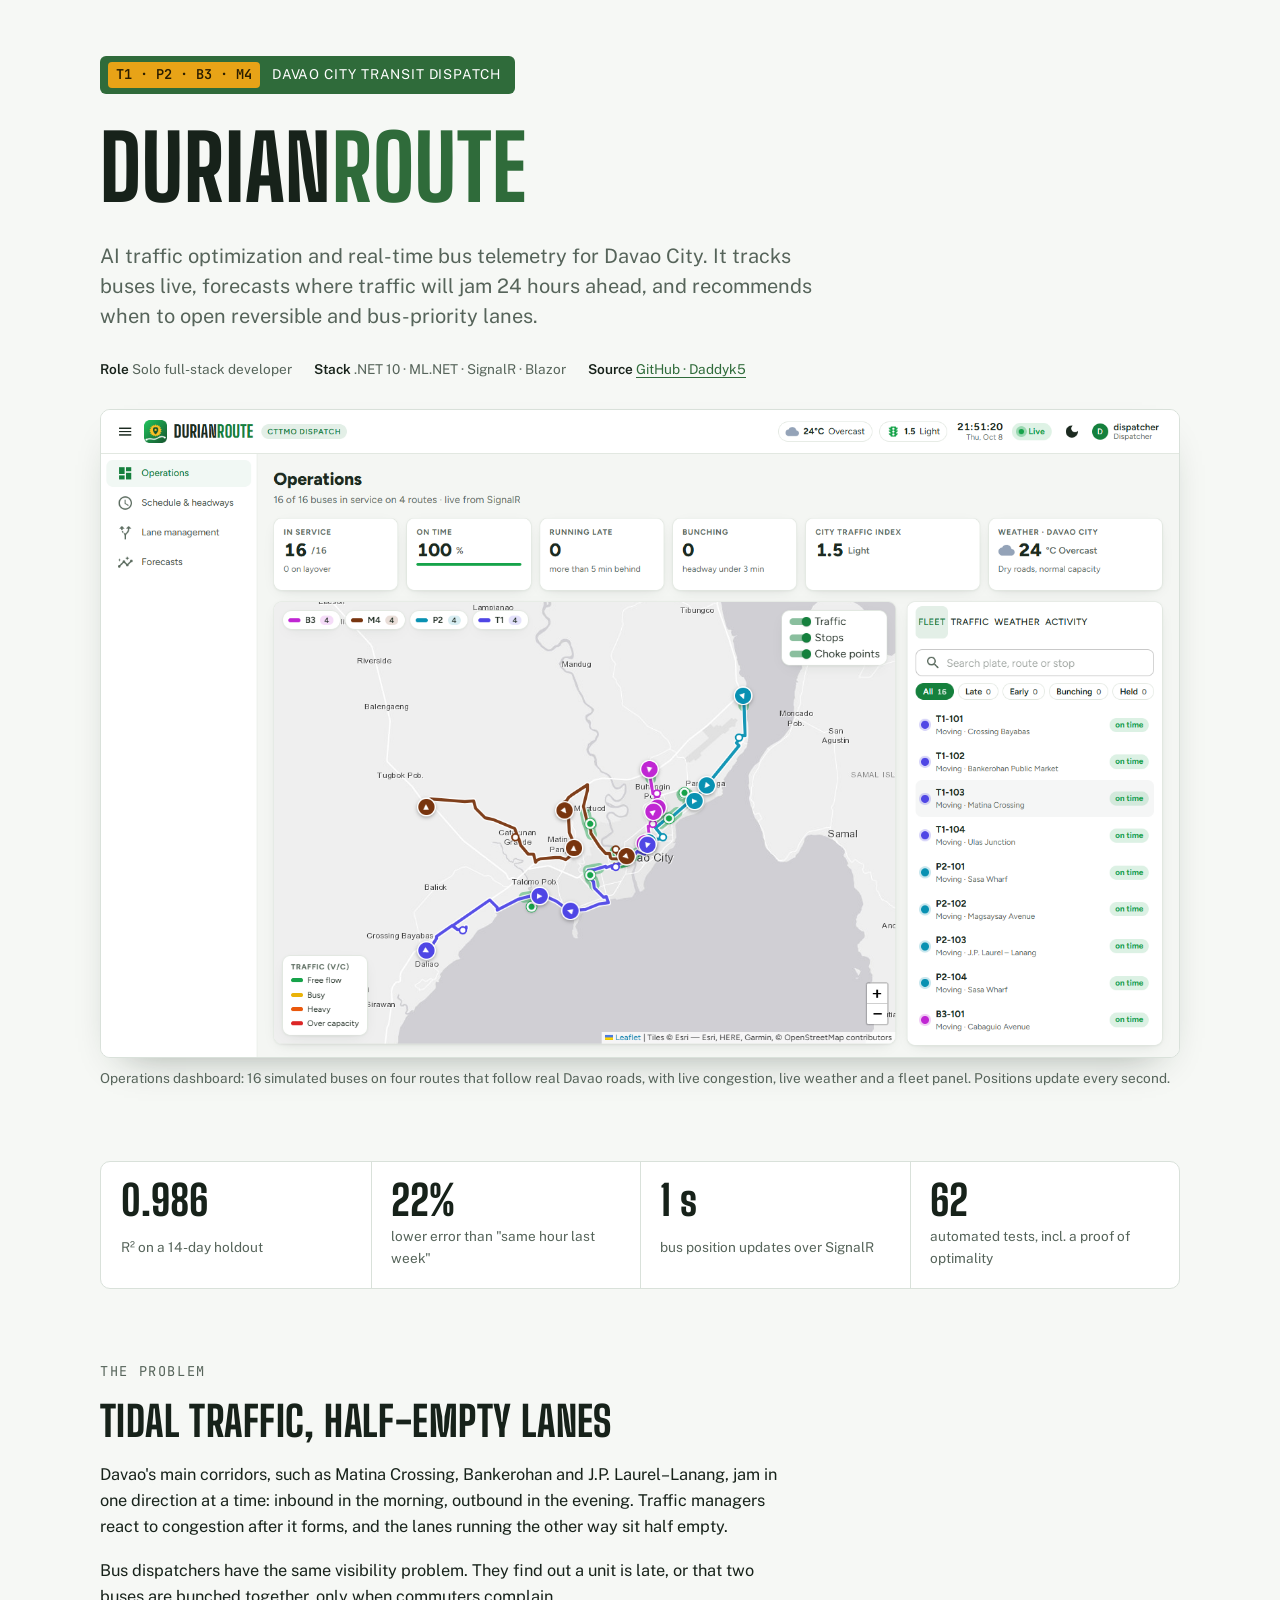
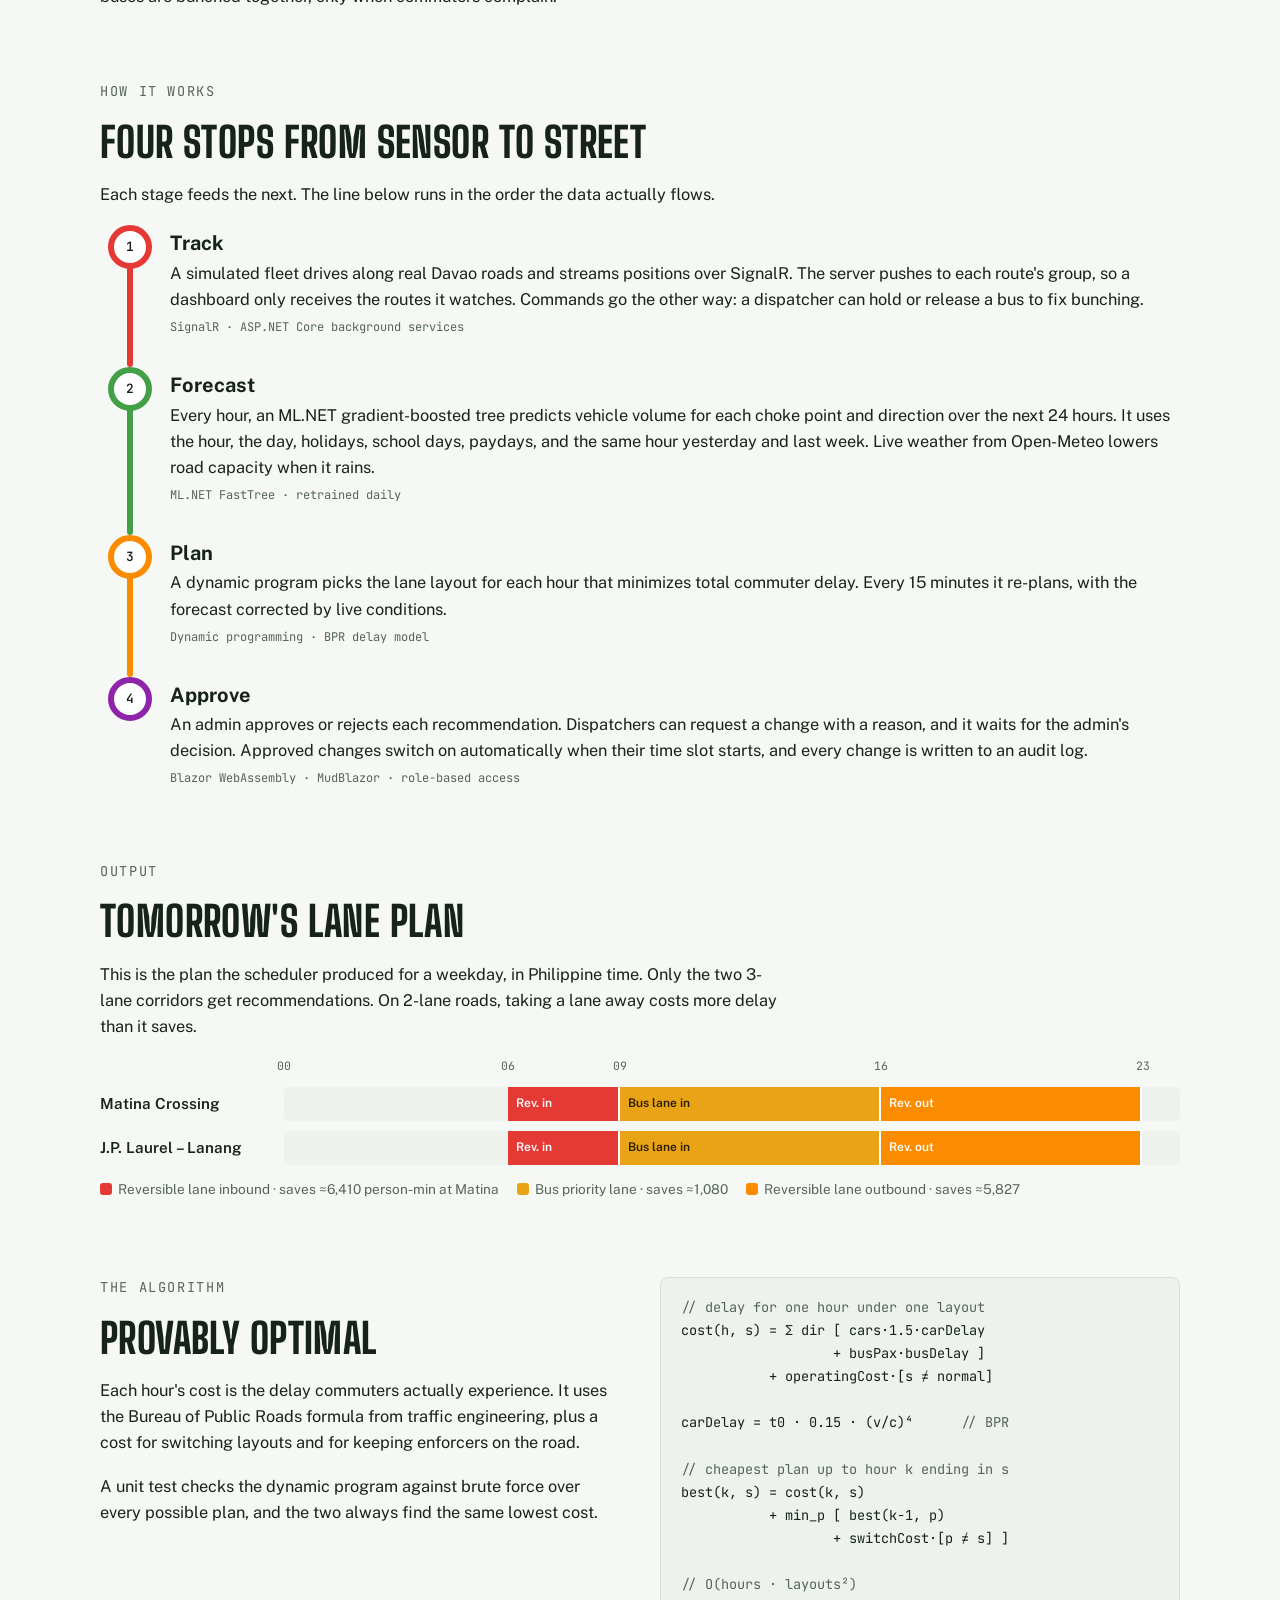
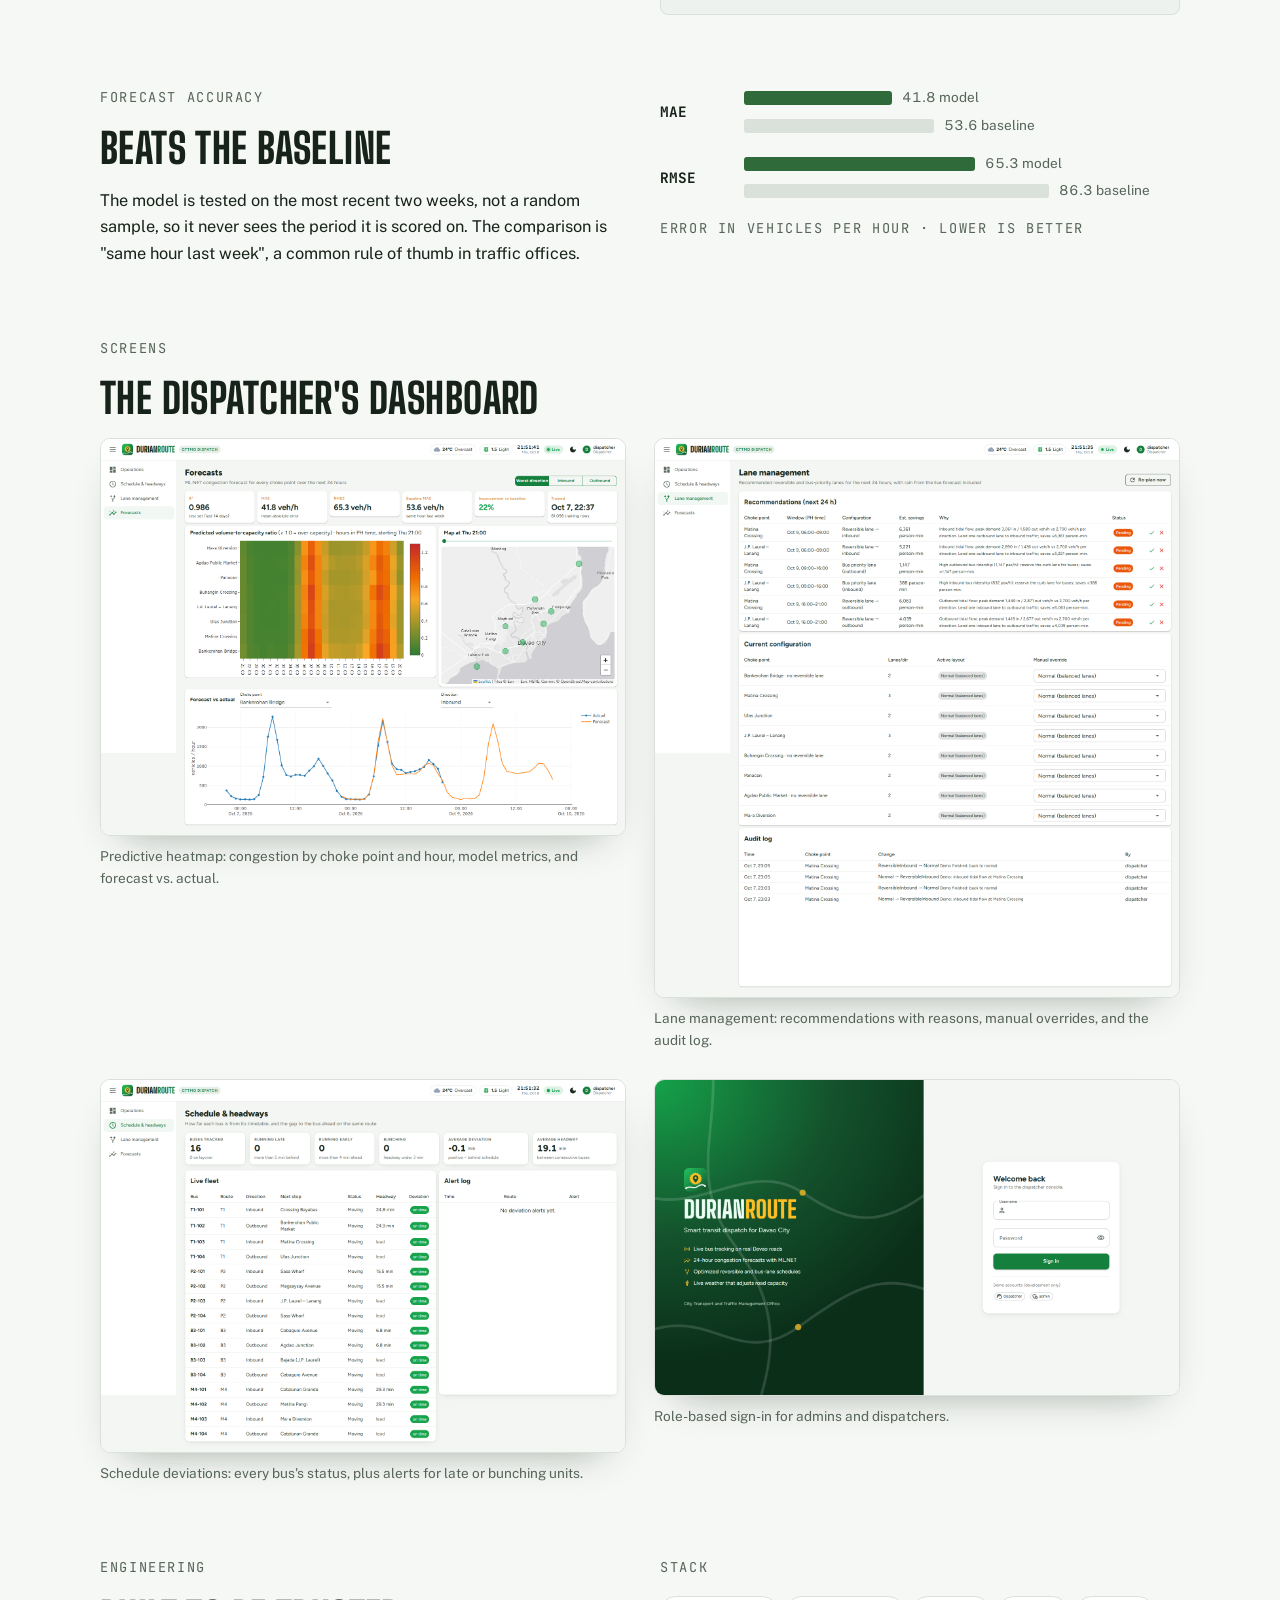
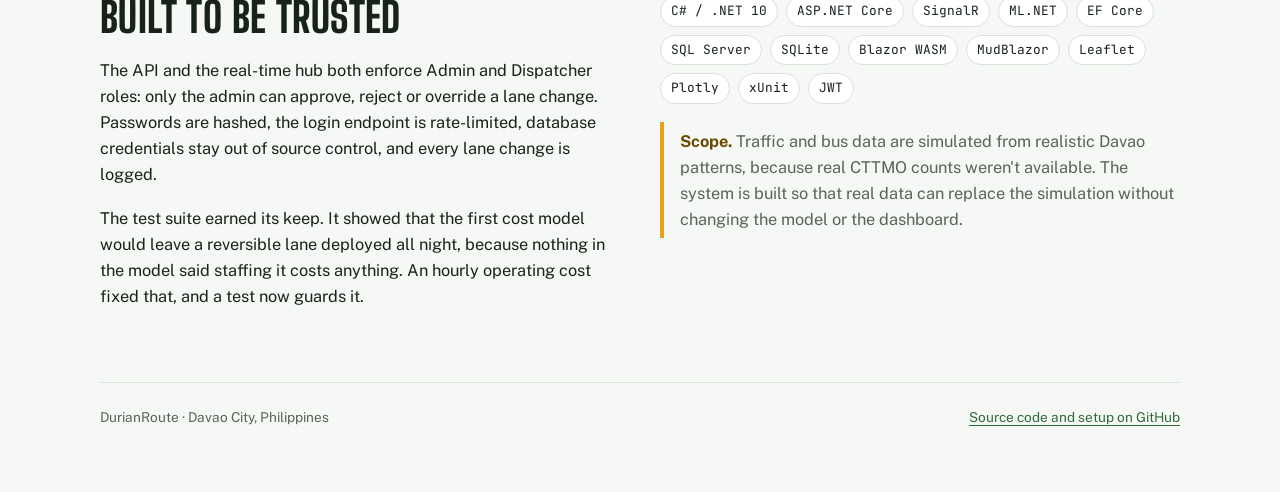
<file: docs/index.html>
<!doctype html>
<html lang="en">
<head>
<meta charset="utf-8">
<meta name="viewport" content="width=device-width, initial-scale=1, viewport-fit=cover">
<style>body{margin:0}img{max-width:100%}[hidden]{display:none!important}</style>
<title>DurianRoute Case Study</title>
<meta name="description" content="AI traffic optimization and real-time bus telemetry for Davao City.">
<link rel="preconnect" href="https://fonts.googleapis.com">
<link rel="preconnect" href="https://fonts.gstatic.com" crossorigin>
<link rel="stylesheet" href="https://fonts.googleapis.com/css2?family=Big+Shoulders+Display:wght@600;800&family=Public+Sans:ital,wght@0,400;0,600;0,700;1,400&family=JetBrains+Mono:wght@400;600&display=swap">
<style>
/* Layout: transit-signage case study. A single reading column with wide figures; route colors mark the real pipeline sequence. */
:root {
  --bg: #f6f8f5;
  --surface: #ffffff;
  --ink: #17221a;
  --muted: #56645a;
  --line: #d9e1da;
  --durian: #2f6b3a;          /* brand green, from the dashboard app bar */
  --mango: #e8a317;           /* accent: jeepney yellow */
  --mango-ink: #6b4a00;
  --r-t1: #e53935; --r-p2: #43a047; --r-b3: #fb8c00; --r-m4: #8e24aa;
  --good: #2e7d32; --warn: #ef6c00; --bad: #c62828;
  --code-bg: #eef2ee;
  --font-display: "Big Shoulders Display", "Arial Narrow", "Roboto Condensed", sans-serif;
  --font-body: "Public Sans", "Segoe UI", system-ui, sans-serif;
  --font-mono: "JetBrains Mono", ui-monospace, "Cascadia Mono", Consolas, monospace;
  --step--1: 0.85rem; --step-0: 1.02rem; --step-1: 1.25rem; --step-2: 1.7rem; --step-3: 2.6rem; --step-4: clamp(3rem, 9vw, 5.6rem);
}
@media (prefers-color-scheme: dark) {
  :root:not([data-theme="light"]) {
    --bg: #101612; --surface: #172019; --ink: #e6ede7; --muted: #9fb0a3; --line: #2b372e;
    --durian: #7cc488; --mango: #f2b938; --mango-ink: #f6d27f; --code-bg: #1d2820;
    --good: #66bb6a; --warn: #ffa040; --bad: #ef5350;
    color-scheme: dark;
  }
}
:root[data-theme="dark"] {
  --bg: #101612; --surface: #172019; --ink: #e6ede7; --muted: #9fb0a3; --line: #2b372e;
  --durian: #7cc488; --mango: #f2b938; --mango-ink: #f6d27f; --code-bg: #1d2820;
  --good: #66bb6a; --warn: #ffa040; --bad: #ef5350;
  color-scheme: dark;
}

* { box-sizing: border-box; }
body {
  background: var(--bg); color: var(--ink);
  font-family: var(--font-body); font-size: var(--step-0); line-height: 1.6;
  padding-inline: 20px; padding-block: 0 64px;
}
.wrap { max-width: 1080px; margin-inline: auto; display: grid; gap: 72px; }
.col { max-width: 68ch; }
h1, h2, h3 { font-family: var(--font-display); text-wrap: balance; line-height: 1.02; margin: 0; letter-spacing: 0.01em; }
h2 { font-size: var(--step-3); font-weight: 800; text-transform: uppercase; }
h3 { font-size: var(--step-1); font-family: var(--font-body); font-weight: 700; letter-spacing: 0; }
p { margin: 0; }
.stack { display: grid; gap: 18px; }
.eyebrow { font-family: var(--font-mono); font-size: var(--step--1); letter-spacing: 0.12em; text-transform: uppercase; color: var(--muted); }
a { color: var(--durian); text-underline-offset: 3px; }
a:focus-visible, button:focus-visible { outline: 3px solid var(--mango); outline-offset: 3px; border-radius: 4px; }
.num { font-variant-numeric: tabular-nums; }

/* Hero */
.hero { padding-top: 56px; display: grid; gap: 28px; }
.signboard { display: inline-flex; align-items: center; gap: 12px; background: var(--durian); color: #fff; padding: 6px 14px 6px 8px; border-radius: 6px; width: fit-content; }
.signboard .route { font-family: var(--font-mono); font-weight: 600; font-size: var(--step--1); background: var(--mango); color: #2a1d00; padding: 2px 8px; border-radius: 4px; }
.signboard span:last-child { font-size: var(--step--1); letter-spacing: 0.06em; text-transform: uppercase; }
.hero h1 { font-size: var(--step-4); font-weight: 800; text-transform: uppercase; }
.hero h1 em { font-style: normal; color: var(--durian); }
.lede { font-size: var(--step-1); color: var(--muted); max-width: 60ch; line-height: 1.5; }
.meta { display: flex; flex-wrap: wrap; gap: 8px 22px; font-size: var(--step--1); color: var(--muted); }
.meta b { color: var(--ink); font-weight: 600; }

.figure { display: grid; gap: 10px; margin: 0; }
.shot { border: 1px solid var(--line); border-radius: 10px; overflow: hidden; background: var(--surface); box-shadow: 0 18px 40px -24px rgba(20, 40, 25, 0.45); }
.shot img { display: block; width: 100%; height: auto; }
figcaption { font-size: var(--step--1); color: var(--muted); }

/* Stats: departure-board style */
.board { display: grid; grid-template-columns: repeat(auto-fit, minmax(190px, 1fr)); border: 1px solid var(--line); border-radius: 10px; overflow: hidden; background: var(--surface); }
.board div { padding: 18px 20px; display: grid; gap: 4px; border-right: 1px solid var(--line); border-bottom: 1px solid var(--line); margin: 0 -1px -1px 0; }
.board strong { font-family: var(--font-display); font-size: var(--step-3); font-weight: 800; line-height: 1; font-variant-numeric: tabular-nums; }
.board span { font-size: var(--step--1); color: var(--muted); }

/* Pipeline drawn as a route line */
.line-map { position: relative; display: grid; gap: 0; padding-left: 8px; }
.stop { position: relative; display: grid; grid-template-columns: 44px minmax(0, 1fr); gap: 18px; padding-bottom: 30px; }
.stop:last-child { padding-bottom: 0; }
.stop::before { content: ""; position: absolute; left: 19px; top: 30px; bottom: 0; width: 6px; background: var(--seg); border-radius: 3px; }
.stop:last-child::before { display: none; }
.dot { width: 44px; height: 44px; border-radius: 50%; border: 6px solid var(--seg); background: var(--surface); display: grid; place-items: center; font-family: var(--font-mono); font-weight: 600; font-size: 0.8rem; position: relative; z-index: 1; }
.stop .body { display: grid; gap: 6px; padding-top: 8px; min-width: 0; }
.stop .tag { font-family: var(--font-mono); font-size: 0.75rem; color: var(--muted); }

/* Lane plan timeline */
.plan { display: grid; gap: 14px; overflow-x: auto; padding-bottom: 4px; }
.plan-grid { min-width: 640px; display: grid; grid-template-columns: 170px minmax(0, 1fr); gap: 10px 14px; align-items: center; }
.plan-label { font-weight: 600; font-size: 0.95rem; }
.bar { position: relative; height: 34px; border-radius: 6px; background: var(--code-bg); overflow: hidden; }
.seg { position: absolute; top: 0; bottom: 0; display: flex; align-items: center; padding-inline: 8px; font-size: 0.75rem; font-weight: 600; color: #fff; white-space: nowrap; overflow: hidden; text-overflow: ellipsis; border-right: 2px solid var(--surface); }
.seg.in { background: var(--r-t1); }
.seg.bus { background: var(--mango); color: #2a1d00; }
.seg.out { background: var(--r-b3); }
.ticks { position: relative; height: 20px; font-family: var(--font-mono); font-size: 0.72rem; color: var(--muted); }
.ticks span { position: absolute; transform: translateX(-50%); }
.legend { display: flex; flex-wrap: wrap; gap: 8px 18px; font-size: var(--step--1); color: var(--muted); }
.legend i { display: inline-block; width: 12px; height: 12px; border-radius: 3px; vertical-align: -1px; margin-right: 6px; }

/* Metrics comparison */
.compare { display: grid; gap: 16px; }
.metric { display: grid; grid-template-columns: 70px minmax(0, 1fr); gap: 6px 14px; align-items: center; }
.metric > b { font-family: var(--font-mono); font-size: 0.9rem; grid-row: span 2; }
.track { display: flex; align-items: center; gap: 10px; font-size: var(--step--1); color: var(--muted); }
.fill { height: 14px; border-radius: 3px; flex: none; }
.fill.model { background: var(--durian); }
.fill.base { background: var(--line); }
.track span { font-variant-numeric: tabular-nums; white-space: nowrap; }

pre { margin: 0; background: var(--code-bg); border: 1px solid var(--line); border-radius: 8px; padding: 18px 20px; overflow-x: auto; font-family: var(--font-mono); font-size: 0.85rem; line-height: 1.7; color: var(--ink); }
pre .c { color: var(--muted); }

.two { display: grid; grid-template-columns: repeat(auto-fit, minmax(300px, 1fr)); gap: 40px; align-items: start; }
.gallery { display: grid; grid-template-columns: repeat(2, minmax(0, 1fr)); gap: 28px; align-items: start; }
@media (max-width: 760px) { .gallery { grid-template-columns: 1fr; } }

.chips { display: flex; flex-wrap: wrap; gap: 8px; }
.chips span { font-family: var(--font-mono); font-size: 0.8rem; border: 1px solid var(--line); background: var(--surface); padding: 4px 10px; border-radius: 999px; }

.note { border-left: 4px solid var(--mango); padding: 6px 0 6px 16px; color: var(--muted); }
.note b { color: var(--mango-ink); }

footer { border-top: 1px solid var(--line); padding-top: 24px; display: flex; flex-wrap: wrap; gap: 12px 28px; justify-content: space-between; font-size: var(--step--1); color: var(--muted); }

@media (max-width: 560px) {
  .wrap { gap: 56px; }
  .stop { grid-template-columns: 36px minmax(0, 1fr); gap: 12px; }
  .dot { width: 36px; height: 36px; border-width: 5px; font-size: 0.7rem; }
  .stop::before { left: 15px; }
  .metric { grid-template-columns: 1fr; }
  .metric > b { grid-row: auto; }
}
@media (prefers-reduced-motion: no-preference) {
  .seg { animation: grow 700ms ease-out both; transform-origin: left; }
  @keyframes grow { from { transform: scaleX(0.4); opacity: 0.6; } to { transform: none; opacity: 1; } }
}
</style>
</head>
<body>
<div class="wrap">

  <header class="hero">
    <div class="signboard"><span class="route">T1 · P2 · B3 · M4</span><span>Davao City transit dispatch</span></div>
    <h1>Durian<em>Route</em></h1>
    <p class="lede">AI traffic optimization and real-time bus telemetry for Davao City. It tracks buses live, forecasts where traffic will jam 24 hours ahead, and recommends when to open reversible and bus-priority lanes.</p>
    <div class="meta">
      <span><b>Role</b> Solo full-stack developer</span>
      <span><b>Stack</b> .NET 10 · ML.NET · SignalR · Blazor</span>
      <span><b>Source</b> <a href="https://github.com/Daddyk5/DurianRoute">GitHub · Daddyk5</a></span>
    </div>
    <figure class="figure">
      <div class="shot"><img src="screenshots/02-live-map.png" alt="DurianRoute operations dashboard: summary tiles, a map of Davao City with four colored bus routes on real roads and choke point markers, and a fleet list" width="1600" height="960"></div>
      <figcaption>Operations dashboard: 16 simulated buses on four routes that follow real Davao roads, with live congestion, live weather and a fleet panel. Positions update every second.</figcaption>
    </figure>
  </header>

  <section class="board" aria-label="Key results">
    <div><strong class="num">0.986</strong><span>R² on a 14-day holdout</span></div>
    <div><strong class="num">22%</strong><span>lower error than "same hour last week"</span></div>
    <div><strong class="num">1 s</strong><span>bus position updates over SignalR</span></div>
    <div><strong class="num">62</strong><span>automated tests, incl. a proof of optimality</span></div>
  </section>

  <section class="stack col">
    <p class="eyebrow">The problem</p>
    <h2>Tidal traffic, half-empty lanes</h2>
    <p>Davao's main corridors, such as Matina Crossing, Bankerohan and J.P. Laurel–Lanang, jam in one direction at a time: inbound in the morning, outbound in the evening. Traffic managers react to congestion after it forms, and the lanes running the other way sit half empty.</p>
    <p>Bus dispatchers have the same visibility problem. They find out a unit is late, or that two buses are bunched together, only when commuters complain.</p>
  </section>

  <section class="stack">
    <div class="stack col">
      <p class="eyebrow">How it works</p>
      <h2>Four stops from sensor to street</h2>
      <p>Each stage feeds the next. The line below runs in the order the data actually flows.</p>
    </div>
    <div class="line-map">
      <div class="stop" style="--seg: var(--r-t1)">
        <div class="dot">1</div>
        <div class="body">
          <h3>Track</h3>
          <p>A simulated fleet drives along real Davao roads and streams positions over SignalR. The server pushes to each route's group, so a dashboard only receives the routes it watches. Commands go the other way: a dispatcher can hold or release a bus to fix bunching.</p>
          <span class="tag">SignalR · ASP.NET Core background services</span>
        </div>
      </div>
      <div class="stop" style="--seg: var(--r-p2)">
        <div class="dot">2</div>
        <div class="body">
          <h3>Forecast</h3>
          <p>Every hour, an ML.NET gradient-boosted tree predicts vehicle volume for each choke point and direction over the next 24 hours. It uses the hour, the day, holidays, school days, paydays, and the same hour yesterday and last week. Live weather from Open-Meteo lowers road capacity when it rains.</p>
          <span class="tag">ML.NET FastTree · retrained daily</span>
        </div>
      </div>
      <div class="stop" style="--seg: var(--r-b3)">
        <div class="dot">3</div>
        <div class="body">
          <h3>Plan</h3>
          <p>A dynamic program picks the lane layout for each hour that minimizes total commuter delay. Every 15 minutes it re-plans, with the forecast corrected by live conditions.</p>
          <span class="tag">Dynamic programming · BPR delay model</span>
        </div>
      </div>
      <div class="stop" style="--seg: var(--r-m4)">
        <div class="dot">4</div>
        <div class="body">
          <h3>Approve</h3>
          <p>An admin approves or rejects each recommendation. Dispatchers can request a change with a reason, and it waits for the admin's decision. Approved changes switch on automatically when their time slot starts, and every change is written to an audit log.</p>
          <span class="tag">Blazor WebAssembly · MudBlazor · role-based access</span>
        </div>
      </div>
    </div>
  </section>

  <section class="stack">
    <div class="stack col">
      <p class="eyebrow">Output</p>
      <h2>Tomorrow's lane plan</h2>
      <p>This is the plan the scheduler produced for a weekday, in Philippine time. Only the two 3-lane corridors get recommendations. On 2-lane roads, taking a lane away costs more delay than it saves.</p>
    </div>
    <div class="plan" role="img" aria-label="Lane plan: Matina Crossing and J.P. Laurel–Lanang both run a reversible lane inbound from 06:00 to 09:00, a bus priority lane from 09:00 to 16:00, and a reversible lane outbound from 16:00 to 23:00.">
      <div class="plan-grid">
        <span></span>
        <div class="ticks"><span style="left:0%">00</span><span style="left:25%">06</span><span style="left:37.5%">09</span><span style="left:66.67%">16</span><span style="left:95.83%">23</span></div>
        <span class="plan-label">Matina Crossing</span>
        <div class="bar">
          <span class="seg in" style="left:25%;width:12.5%">Rev. in</span>
          <span class="seg bus" style="left:37.5%;width:29.17%">Bus lane in</span>
          <span class="seg out" style="left:66.67%;width:29.17%">Rev. out</span>
        </div>
        <span class="plan-label">J.P. Laurel – Lanang</span>
        <div class="bar">
          <span class="seg in" style="left:25%;width:12.5%">Rev. in</span>
          <span class="seg bus" style="left:37.5%;width:29.17%">Bus lane in</span>
          <span class="seg out" style="left:66.67%;width:29.17%">Rev. out</span>
        </div>
      </div>
      <div class="legend">
        <span><i style="background:var(--r-t1)"></i>Reversible lane inbound · saves ≈6,410 person-min at Matina</span>
        <span><i style="background:var(--mango)"></i>Bus priority lane · saves ≈1,080</span>
        <span><i style="background:var(--r-b3)"></i>Reversible lane outbound · saves ≈5,827</span>
      </div>
    </div>
  </section>

  <section class="two">
    <div class="stack">
      <p class="eyebrow">The algorithm</p>
      <h2>Provably optimal</h2>
      <p>Each hour's cost is the delay commuters actually experience. It uses the Bureau of Public Roads formula from traffic engineering, plus a cost for switching layouts and for keeping enforcers on the road.</p>
      <p>A unit test checks the dynamic program against brute force over every possible plan, and the two always find the same lowest cost.</p>
    </div>
    <pre><span class="c">// delay for one hour under one layout</span>
cost(h, s) = Σ dir [ cars·1.5·carDelay
                   + busPax·busDelay ]
           + operatingCost·[s ≠ normal]

carDelay = t0 · 0.15 · (v/c)⁴      <span class="c">// BPR</span>

<span class="c">// cheapest plan up to hour k ending in s</span>
best(k, s) = cost(k, s)
           + min_p [ best(k−1, p)
                   + switchCost·[p ≠ s] ]

<span class="c">// O(hours · layouts²)</span></pre>
  </section>

  <section class="two">
    <div class="stack">
      <p class="eyebrow">Forecast accuracy</p>
      <h2>Beats the baseline</h2>
      <p>The model is tested on the most recent two weeks, not a random sample, so it never sees the period it is scored on. The comparison is "same hour last week", a common rule of thumb in traffic offices.</p>
    </div>
    <div class="compare" aria-label="Model versus baseline error, vehicles per hour">
      <div class="metric">
        <b>MAE</b>
        <div class="track"><div class="fill model" style="width:calc(41.8 / 86.3 * 70%)"></div><span>41.8 model</span></div>
        <div class="track"><div class="fill base" style="width:calc(53.6 / 86.3 * 70%)"></div><span>53.6 baseline</span></div>
      </div>
      <div class="metric">
        <b>RMSE</b>
        <div class="track"><div class="fill model" style="width:calc(65.3 / 86.3 * 70%)"></div><span>65.3 model</span></div>
        <div class="track"><div class="fill base" style="width:70%"></div><span>86.3 baseline</span></div>
      </div>
      <p class="eyebrow">Error in vehicles per hour · lower is better</p>
    </div>
  </section>

  <section class="stack">
    <div class="stack col">
      <p class="eyebrow">Screens</p>
      <h2>The dispatcher's dashboard</h2>
    </div>
    <div class="gallery">
      <figure class="figure">
        <div class="shot"><img src="screenshots/05-forecasts.png" alt="Predictive heatmap of eight choke points over the next 24 hours with morning and evening peaks in red, model metrics, and a forecast versus actual line chart" width="1440" height="1150"></div>
        <figcaption>Predictive heatmap: congestion by choke point and hour, model metrics, and forecast vs. actual.</figcaption>
      </figure>
      <figure class="figure">
        <div class="shot"><img src="screenshots/04-lanes.png" alt="Lane management page with six pending recommendations, current lane configuration per choke point with override controls, and an audit log" width="1440" height="1760"></div>
        <figcaption>Lane management: recommendations with reasons, manual overrides, and the audit log.</figcaption>
      </figure>
      <figure class="figure">
        <div class="shot"><img src="screenshots/03-deviations.png" alt="Schedule deviations page listing 16 buses with status and on-time chips, and an alert log" width="1440" height="1040"></div>
        <figcaption>Schedule deviations: every bus's status, plus alerts for late or bunching units.</figcaption>
      </figure>
      <figure class="figure">
        <div class="shot"><img src="screenshots/01-login.png" alt="CTTMO dispatcher sign-in form" width="1440" height="900"></div>
        <figcaption>Role-based sign-in for admins and dispatchers.</figcaption>
      </figure>
    </div>
  </section>

  <section class="two">
    <div class="stack">
      <p class="eyebrow">Engineering</p>
      <h2>Built to be trusted</h2>
      <p>The API and the real-time hub both enforce Admin and Dispatcher roles: only the admin can approve, reject or override a lane change. Passwords are hashed, the login endpoint is rate-limited, database credentials stay out of source control, and every lane change is logged.</p>
      <p>The test suite earned its keep. It showed that the first cost model would leave a reversible lane deployed all night, because nothing in the model said staffing it costs anything. An hourly operating cost fixed that, and a test now guards it.</p>
    </div>
    <div class="stack">
      <p class="eyebrow">Stack</p>
      <div class="chips">
        <span>C# / .NET 10</span><span>ASP.NET Core</span><span>SignalR</span><span>ML.NET</span><span>EF Core</span><span>SQL Server</span><span>SQLite</span><span>Blazor WASM</span><span>MudBlazor</span><span>Leaflet</span><span>Plotly</span><span>xUnit</span><span>JWT</span>
      </div>
      <p class="note"><b>Scope.</b> Traffic and bus data are simulated from realistic Davao patterns, because real CTTMO counts weren't available. The system is built so that real data can replace the simulation without changing the model or the dashboard.</p>
    </div>
  </section>

  <footer>
    <span>DurianRoute · Davao City, Philippines</span>
    <a href="https://github.com/Daddyk5/DurianRoute">Source code and setup on GitHub</a>
  </footer>

</div>
</body>
</html>
</file>
